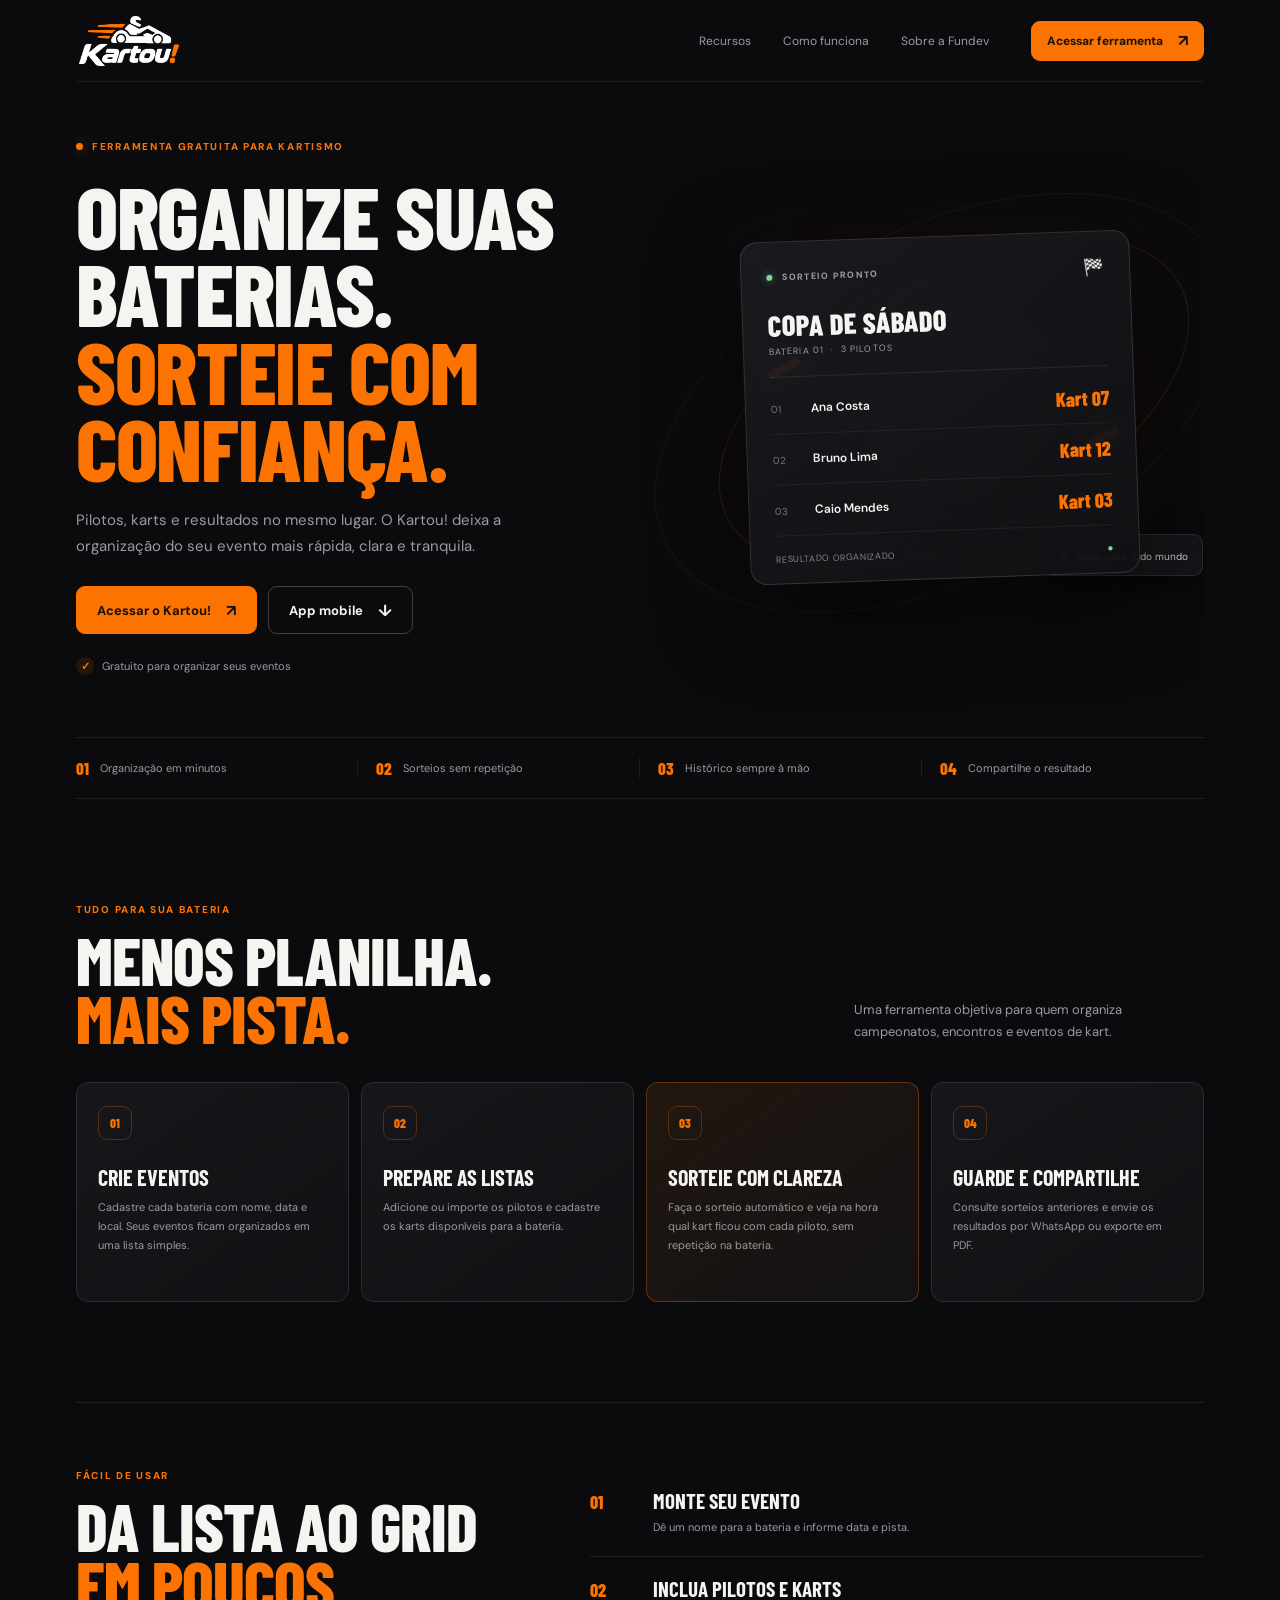
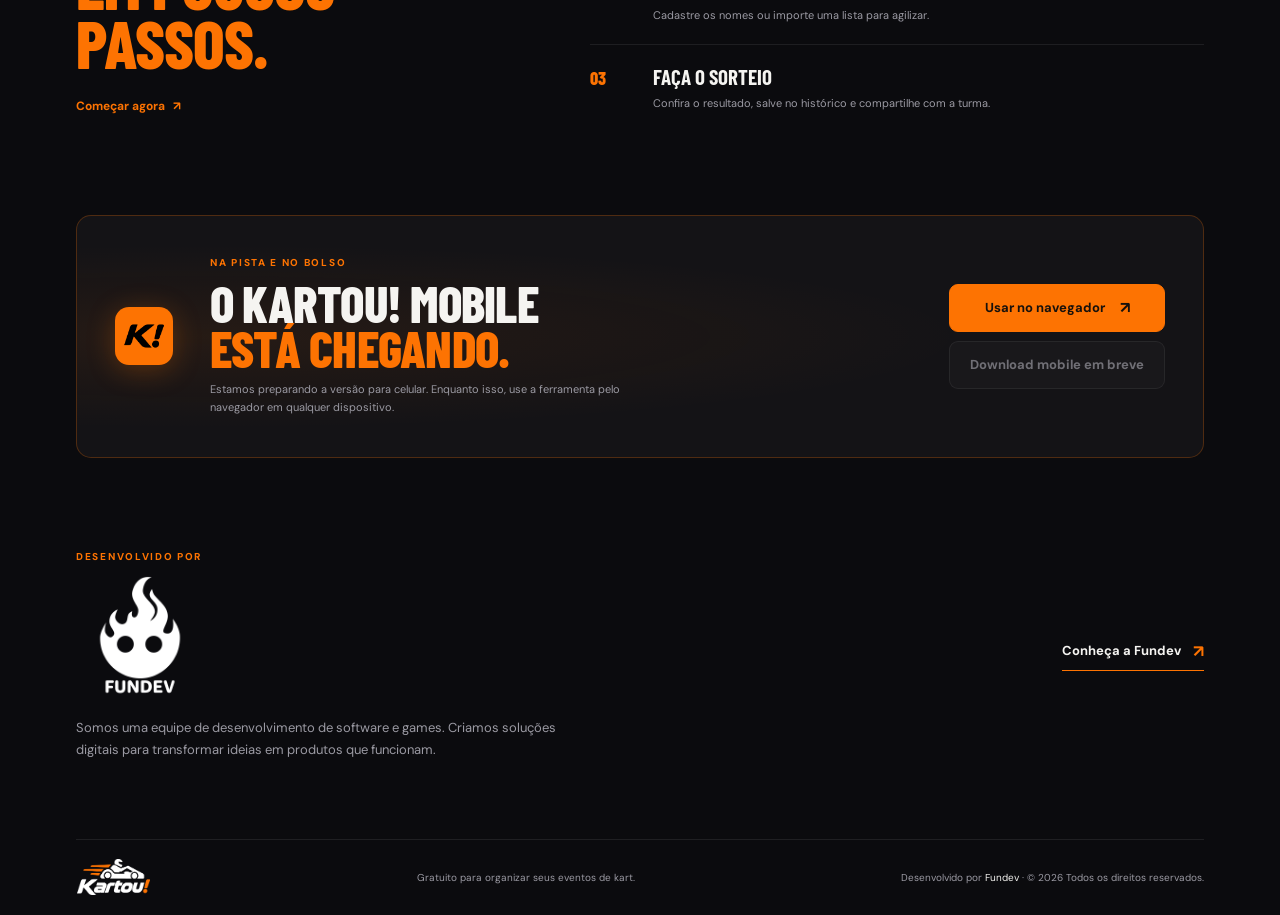
<file: index.html>
<!doctype html>
<html lang="pt-BR">
<head>
  <meta charset="utf-8">
  <meta name="viewport" content="width=device-width, initial-scale=1">
  <meta name="theme-color" content="#0b0b0e">
  <meta name="description" content="Kartou! é a ferramenta gratuita da Fundev para organizar eventos de kart, sortear karts e compartilhar resultados.">
  <title>Kartou! — Sorteios de kart simples e transparentes</title>
  <link rel="icon" href="Assets/image/Kartou!- logo Mobile.png" type="image/png">
  <link rel="preconnect" href="https://fonts.googleapis.com">
  <link rel="preconnect" href="https://fonts.gstatic.com" crossorigin>
  <link href="https://fonts.googleapis.com/css2?family=Barlow+Condensed:wght@600;700;800;900&family=DM+Sans:wght@400;500;600;700;800&display=swap" rel="stylesheet">
  <link rel="stylesheet" href="site.css">
</head>
<body>
  <div class="landing-shell">
    <header class="landing-header">
      <a class="landing-brand" href="#inicio" aria-label="Kartou! início"><img src="Assets/image/Kartou! - whitelogo.png" alt="Kartou!"></a>
      <nav class="landing-nav" aria-label="Navegação principal">
        <a href="#recursos">Recursos</a>
        <a href="#como-funciona">Como funciona</a>
        <a href="#fundev">Sobre a Fundev</a>
      </nav>
      <a class="landing-button landing-button-small" href="kartou.html">Acessar ferramenta <span aria-hidden="true">↗</span></a>
    </header>

    <main>
      <section class="hero" id="inicio">
        <div class="hero-copy">
          <div class="hero-kicker"><span></span> Ferramenta gratuita para kartismo</div>
          <h1>Organize suas baterias.<br><em>Sorteie com confiança.</em></h1>
          <p class="hero-description">Pilotos, karts e resultados no mesmo lugar. O Kartou! deixa a organização do seu evento mais rápida, clara e tranquila.</p>
          <div class="hero-actions">
            <a class="landing-button" href="kartou.html">Acessar o Kartou! <span aria-hidden="true">↗</span></a>
            <a class="landing-button landing-button-outline" href="#mobile">App mobile <span aria-hidden="true">↓</span></a>
          </div>
          <div class="hero-footnote"><span class="check-mark">✓</span> Gratuito para organizar seus eventos</div>
        </div>

        <div class="hero-stage" aria-label="Prévia de um sorteio de karts">
          <div class="track track-one"></div><div class="track track-two"></div>
          <div class="race-card">
            <div class="race-card-top"><span class="race-status"><i></i> SORTEIO PRONTO</span><span class="race-flag">🏁</span></div>
            <div class="race-title">Copa de sábado</div>
            <div class="race-meta">BATERIA 01 <span>·</span> 3 PILOTOS</div>
            <div class="race-divider"></div>
            <div class="race-row"><span class="race-index">01</span><span class="race-driver">Ana Costa</span><strong>Kart 07</strong></div>
            <div class="race-row"><span class="race-index">02</span><span class="race-driver">Bruno Lima</span><strong>Kart 12</strong></div>
            <div class="race-row"><span class="race-index">03</span><span class="race-driver">Caio Mendes</span><strong>Kart 03</strong></div>
            <div class="race-card-bottom"><span>Resultado organizado</span><span class="result-dot">●</span></div>
          </div>
          <div class="stage-tag"><span>↗</span> Justo para todo mundo</div>
          <div class="stage-glow"></div>
        </div>
      </section>

      <section class="value-strip" aria-label="Vantagens do Kartou!">
        <div><strong>01</strong><span>Organização em minutos</span></div>
        <div><strong>02</strong><span>Sorteios sem repetição</span></div>
        <div><strong>03</strong><span>Histórico sempre à mão</span></div>
        <div><strong>04</strong><span>Compartilhe o resultado</span></div>
      </section>

      <section class="features-section" id="recursos">
        <div class="section-heading"><div><div class="section-kicker">Tudo para sua bateria</div><h2>Menos planilha.<br><em>Mais pista.</em></h2></div><p>Uma ferramenta objetiva para quem organiza campeonatos, encontros e eventos de kart.</p></div>
        <div class="feature-grid">
          <article class="feature-card"><span class="feature-icon">01</span><h3>Crie eventos</h3><p>Cadastre cada bateria com nome, data e local. Seus eventos ficam organizados em uma lista simples.</p></article>
          <article class="feature-card"><span class="feature-icon">02</span><h3>Prepare as listas</h3><p>Adicione ou importe os pilotos e cadastre os karts disponíveis para a bateria.</p></article>
          <article class="feature-card feature-card-highlight"><span class="feature-icon">03</span><h3>Sorteie com clareza</h3><p>Faça o sorteio automático e veja na hora qual kart ficou com cada piloto, sem repetição na bateria.</p></article>
          <article class="feature-card"><span class="feature-icon">04</span><h3>Guarde e compartilhe</h3><p>Consulte sorteios anteriores e envie os resultados por WhatsApp ou exporte em PDF.</p></article>
        </div>
      </section>

      <section class="steps-section" id="como-funciona">
        <div class="steps-heading"><div class="section-kicker">Fácil de usar</div><h2>Da lista ao grid<br><em>em poucos passos.</em></h2><a class="text-link" href="kartou.html">Começar agora <span aria-hidden="true">↗</span></a></div>
        <div class="steps-list">
          <div class="step"><span>01</span><div><h3>Monte seu evento</h3><p>Dê um nome para a bateria e informe data e pista.</p></div></div>
          <div class="step"><span>02</span><div><h3>Inclua pilotos e karts</h3><p>Cadastre os nomes ou importe uma lista para agilizar.</p></div></div>
          <div class="step"><span>03</span><div><h3>Faça o sorteio</h3><p>Confira o resultado, salve no histórico e compartilhe com a turma.</p></div></div>
        </div>
      </section>

      <section class="mobile-section" id="mobile">
        <img class="mobile-logo" src="Assets/image/Kartou!- logo Mobile.png" alt="Kartou! para dispositivos móveis">
        <div><div class="section-kicker">Na pista e no bolso</div><h2>O Kartou! mobile<br><em>está chegando.</em></h2><p>Estamos preparando a versão para celular. Enquanto isso, use a ferramenta pelo navegador em qualquer dispositivo.</p></div>
        <div class="mobile-actions"><a class="landing-button" href="kartou.html">Usar no navegador <span aria-hidden="true">↗</span></a><button class="landing-button landing-button-disabled" type="button" disabled>Download mobile em breve</button></div>
      </section>

      <section class="fundev-section" id="fundev">
        <div class="fundev-brand"><div class="section-kicker">Desenvolvido por</div><img class="fundev-logo" src="Assets/image/Fundev Logo_white.png" alt="Fundev"><p>Somos uma equipe de desenvolvimento de software e games. Criamos soluções digitais para transformar ideias em produtos que funcionam.</p></div>
        <a class="fundev-link" href="https://fundev.com.br" target="_blank" rel="noopener noreferrer">Conheça a Fundev <span aria-hidden="true">↗</span></a>
      </section>
    </main>

    <footer class="landing-footer">
      <a class="footer-brand" href="#inicio"><img src="Assets/image/Kartou! - whitelogo.png" alt="Kartou!"></a>
      <span>Gratuito para organizar seus eventos de kart.</span>
      <span>Desenvolvido por <a href="https://fundev.com.br" target="_blank" rel="noopener noreferrer">Fundev</a> · © <span id="year"></span> Todos os direitos reservados.</span>
    </footer>
  </div>
  <script>document.querySelector('#year').textContent = new Date().getFullYear();</script>
</body>
</html>
</file>
<file: site.css>
:root{color-scheme:dark;--site-bg:#0b0b0e;--site-panel:#151519;--site-line:#2c2c32;--site-text:#f5f4f1;--site-muted:#9b9aa3;--site-orange:#fd7302;--site-font:'DM Sans',sans-serif;--site-display:'Barlow Condensed',sans-serif}
*{box-sizing:border-box}
html{scroll-behavior:smooth;scroll-padding-top:90px}
body{margin:0;background:var(--site-bg);color:var(--site-text);font-family:var(--site-font);-webkit-font-smoothing:antialiased}
a{color:inherit}
.landing-shell{max-width:1200px;margin:0 auto;padding:0 36px}
.landing-header{height:82px;display:flex;align-items:center;justify-content:space-between;border-bottom:1px solid #ffffff14;gap:28px}
.landing-brand,.footer-brand{display:flex;align-items:center;flex:none}
.landing-brand img{width:106px;height:50px;object-fit:contain}
.landing-nav{display:flex;align-items:center;gap:32px;margin-left:auto;margin-right:14px}
.landing-nav a,.landing-footer span{font-size:12px;color:var(--site-muted);text-decoration:none;transition:color .18s}
.landing-nav a:hover,.landing-footer a:hover{color:var(--site-orange)}
.landing-button{min-height:48px;display:inline-flex;align-items:center;justify-content:center;gap:15px;padding:0 20px;border:1px solid var(--site-orange);border-radius:9px;background:var(--site-orange);color:#17110c;text-decoration:none;font:700 13px var(--site-font);transition:transform .18s,background .18s,border-color .18s}
.landing-button:hover{transform:translateY(-2px);background:#ff8b2b;border-color:#ff8b2b}
.landing-button span{font-size:16px}
.landing-button-small{min-height:40px;padding:0 15px;font-size:12px}
.landing-button-outline{background:transparent;color:var(--site-text);border-color:#ffffff36}
.landing-button-outline:hover{background:#ffffff0b;border-color:#ffffff70}
.hero{min-height:560px;display:grid;grid-template-columns:1.03fr .97fr;align-items:center;gap:40px;padding:58px 0 62px;position:relative;overflow:hidden}
.hero-copy{position:relative;z-index:2;max-width:590px}
.hero-kicker,.section-kicker{display:flex;align-items:center;gap:9px;color:var(--site-orange);font-size:10px;font-weight:800;letter-spacing:.17em;text-transform:uppercase}
.hero-kicker>span{width:7px;height:7px;border-radius:50%;background:var(--site-orange);box-shadow:0 0 15px #fd7302a8}
.hero h1,.section-heading h2,.steps-heading h2,.mobile-section h2,.fundev-section h2{font:800 clamp(54px,7.1vw,88px)/.88 var(--site-display);letter-spacing:-.015em;text-transform:uppercase;margin:24px 0 20px}
.hero h1 em,.section-heading h2 em,.steps-heading h2 em,.mobile-section h2 em{font-style:normal;color:var(--site-orange)}
.hero-description{max-width:465px;font-size:15px;line-height:1.75;color:var(--site-muted);margin:0}
.hero-actions{display:flex;align-items:center;gap:11px;margin-top:27px;flex-wrap:wrap}
.hero-footnote{display:flex;align-items:center;gap:8px;color:var(--site-muted);font-size:11px;margin-top:23px}
.check-mark{width:18px;height:18px;display:grid;place-items:center;border-radius:50%;background:#fd73021c;color:var(--site-orange);font-weight:800}
.hero-stage{height:420px;position:relative;display:grid;place-items:center;isolation:isolate}
.track{position:absolute;border:1px solid #fd73022b;border-radius:50%;transform:rotate(-27deg);z-index:-1}
.track-one{width:510px;height:268px;right:-5px;top:70px}
.track-two{width:620px;height:350px;right:-48px;top:30px;border-color:#ffffff0b}
.track-one:before,.track-one:after{content:"";position:absolute;width:35px;height:8px;border-radius:99px;background:var(--site-orange);box-shadow:0 0 22px #fd730288}
.track-one:before{top:22px;left:100px}.track-one:after{bottom:30px;right:120px}
.race-card{width:min(100%,390px);padding:24px 25px 18px;border:1px solid #ffffff20;border-radius:17px;background:linear-gradient(145deg,#1b1b20ed,#111114f5);box-shadow:0 25px 90px #000a,0 0 60px #fd73020d;transform:rotate(-2deg);position:relative;z-index:1}
.race-card-top,.race-card-bottom{display:flex;align-items:center;justify-content:space-between}
.race-status{font-size:9px;font-weight:800;letter-spacing:.14em;color:var(--site-muted)}
.race-status i{display:inline-block;width:6px;height:6px;border-radius:50%;background:#7ad899;margin-right:6px;box-shadow:0 0 9px #7ad89999}
.race-flag{font-size:17px}
.race-title{font:800 29px var(--site-display);text-transform:uppercase;margin-top:19px}
.race-meta{font-size:9px;letter-spacing:.12em;color:var(--site-muted);margin-top:3px}.race-meta span{color:var(--site-orange);padding:0 4px}
.race-divider{height:1px;background:#ffffff16;margin:19px 0 6px}
.race-row{display:grid;grid-template-columns:32px 1fr auto;align-items:center;gap:8px;padding:13px 0;border-bottom:1px solid #ffffff0f;font-size:12px}
.race-index{color:#76757d;font-size:10px}.race-driver{font-weight:600}.race-row strong{font:800 20px var(--site-display);color:var(--site-orange)}
.race-card-bottom{padding-top:16px;color:#818089;font-size:9px;letter-spacing:.07em;text-transform:uppercase}.result-dot{color:#7ad899;font-size:10px}
.stage-tag{position:absolute;right:1px;bottom:42px;padding:11px 14px;border:1px solid #ffffff18;border-radius:9px;background:#151519;color:#d6d5d2;font-size:10px;box-shadow:0 8px 30px #0008}.stage-tag span{color:var(--site-orange);font-size:14px;margin-right:5px}
.stage-glow{position:absolute;width:280px;height:280px;border-radius:50%;background:#fd73020d;filter:blur(70px);z-index:-2;top:68px;left:150px}
.value-strip{display:grid;grid-template-columns:repeat(4,1fr);border-top:1px solid #ffffff15;border-bottom:1px solid #ffffff15;padding:20px 0}
.value-strip>div{display:flex;align-items:center;gap:11px;padding:0 18px;border-right:1px solid #ffffff12}.value-strip>div:first-child{padding-left:0}.value-strip>div:last-child{border:0}.value-strip strong{font:800 17px var(--site-display);color:var(--site-orange)}.value-strip span{font-size:11px;color:var(--site-muted)}
.features-section{padding:104px 0 100px}
.section-heading{display:flex;align-items:end;justify-content:space-between;gap:30px;margin-bottom:35px}
.section-heading h2,.steps-heading h2,.mobile-section h2{font-size:clamp(43px,5.4vw,66px);margin:15px 0 0}
.section-heading>p{max-width:350px;color:var(--site-muted);font-size:13px;line-height:1.7;margin:0 0 4px}
.feature-grid{display:grid;grid-template-columns:repeat(4,1fr);gap:12px}
.feature-card{min-height:220px;padding:23px 21px;border:1px solid var(--site-line);border-radius:12px;background:linear-gradient(145deg,#17171b,#111114);transition:transform .2s,border-color .2s}
.feature-card:hover{transform:translateY(-4px);border-color:#fd730276}
.feature-card-highlight{border-color:#fd730251;background:linear-gradient(145deg,#20170f,#141215)}
.feature-icon{display:grid;place-items:center;width:34px;height:34px;border:1px solid #fd730244;border-radius:9px;color:var(--site-orange);font:800 13px var(--site-display)}
.feature-card h3,.step h3{font:700 22px var(--site-display);text-transform:uppercase;margin:24px 0 8px}
.feature-card p,.step p{font-size:11px;line-height:1.7;color:var(--site-muted);margin:0}
.steps-section{display:grid;grid-template-columns:.85fr 1.15fr;gap:60px;padding:66px 0 84px;border-top:1px solid #ffffff15}
.steps-heading h2{margin-bottom:22px}
.text-link{display:inline-flex;align-items:center;gap:8px;color:var(--site-orange);font-size:12px;font-weight:700;text-decoration:none}.text-link:hover{color:#ff9c50}
.steps-list{display:grid;align-content:center}
.step{display:grid;grid-template-columns:48px 1fr;gap:15px;padding:19px 0;border-bottom:1px solid #ffffff14}.step:last-child{border:0}
.step>span{font:800 18px var(--site-display);color:var(--site-orange);padding-top:3px}
.step h3{font-size:21px;margin:0 0 5px}
.mobile-section{display:grid;grid-template-columns:70px 1fr auto;align-items:center;gap:25px;padding:40px 38px;border:1px solid #fd730240;border-radius:15px;background:radial-gradient(ellipse at 12% 50%,#fd730213,transparent 54%),#141316}
.mobile-logo{display:block;width:58px;height:58px;object-fit:contain;border-radius:14px;box-shadow:0 5px 28px #fd730244}
.mobile-section h2{font-size:clamp(34px,4.4vw,51px);margin:12px 0 9px}.mobile-section p{max-width:460px;font-size:11px;line-height:1.65;color:var(--site-muted);margin:0}
.mobile-actions{display:grid;gap:9px;min-width:205px}.mobile-actions .landing-button{width:100%}.landing-button-disabled{border-color:#ffffff14;background:#ffffff08;color:#88878e;cursor:not-allowed;opacity:.8}
.fundev-section{display:flex;align-items:center;justify-content:space-between;gap:30px;padding:92px 0 78px}
.fundev-logo{display:block;width:128px;height:128px;object-fit:contain;margin:12px 0 14px}.fundev-brand{max-width:520px}
.fundev-section p{max-width:490px;color:var(--site-muted);font-size:13px;line-height:1.7;margin:0}
.fundev-link{display:inline-flex;align-items:center;gap:12px;padding-bottom:8px;border-bottom:1px solid var(--site-orange);color:var(--site-text);font-weight:700;font-size:13px;text-decoration:none}.fundev-link span{color:var(--site-orange);font-size:17px}.fundev-link:hover{color:var(--site-orange)}
.landing-footer{min-height:76px;display:flex;align-items:center;justify-content:space-between;gap:18px;border-top:1px solid #ffffff15}
.footer-brand img{width:75px;height:36px;object-fit:contain}
.landing-footer span{font-size:10px}.landing-footer a:not(.footer-brand){color:var(--site-text);text-decoration:none}
.app-footer{display:flex;justify-content:center;align-items:center;gap:8px 18px;flex-wrap:wrap;padding:27px 0 5px;margin-top:45px;border-top:1px solid #ffffff12;color:var(--site-muted);font-size:11px;text-align:center}
.app-footer a{color:var(--site-text);text-decoration:none}.app-footer a:hover{color:var(--site-orange)}
.app-footer-credit{display:inline-flex;align-items:center;gap:6px}.app-footer-credit img{display:block;width:auto;height:14px;max-width:62px;object-fit:contain}
@media(max-width:900px){.landing-shell{padding:0 25px}.hero{grid-template-columns:1fr .9fr;gap:10px}.hero h1{font-size:clamp(50px,7vw,72px)}.feature-grid{grid-template-columns:repeat(2,1fr)}.mobile-section{grid-template-columns:58px 1fr}.mobile-actions{grid-column:2;display:flex;flex-wrap:wrap}.mobile-actions .landing-button{width:auto}.steps-section{gap:35px}}
@media(max-width:650px){html{scroll-padding-top:70px}.landing-shell{padding:0 18px}.landing-header{height:68px;gap:10px}.landing-brand img{width:84px;height:42px}.landing-nav{display:none}.landing-button-small{min-height:38px;padding:0 12px;font-size:11px}.hero{min-height:0;grid-template-columns:1fr;padding:58px 0 38px;gap:20px}.hero h1{font-size:clamp(48px,14vw,70px)}.hero-description{font-size:13px}.hero-stage{height:335px;margin:0 -10px}.race-card{max-width:350px;padding:21px}.track-one{width:400px;height:215px;right:-50px}.track-two{width:480px;height:285px;right:-80px}.stage-tag{right:0;bottom:15px}.value-strip{grid-template-columns:1fr 1fr;row-gap:17px;padding:18px 0}.value-strip>div{padding:0 9px;border:0}.value-strip>div:nth-child(odd){padding-left:0}.value-strip span{font-size:10px}.features-section{padding:67px 0}.section-heading{display:block}.section-heading h2,.steps-heading h2{font-size:51px}.section-heading>p{margin-top:17px}.feature-grid{grid-template-columns:1fr 1fr;gap:9px}.feature-card{min-height:205px;padding:17px 14px}.feature-card h3{font-size:19px;margin-top:19px}.feature-card p{font-size:10px}.steps-section{grid-template-columns:1fr;gap:23px;padding:52px 0 60px}.step{padding:16px 0}.mobile-section{grid-template-columns:1fr;gap:17px;padding:25px 21px}.mobile-logo{width:48px;height:48px}.mobile-section h2{font-size:42px}.mobile-actions{grid-column:auto;display:grid}.mobile-actions .landing-button{width:100%}.fundev-section{align-items:flex-start;flex-direction:column;padding:64px 0 55px}.fundev-logo{width:108px;height:108px}.landing-footer{padding:18px 0;flex-wrap:wrap;justify-content:flex-start}.landing-footer>span:last-child{width:100%;line-height:1.6}.app-footer{margin-top:35px;font-size:10px}}
</file>
